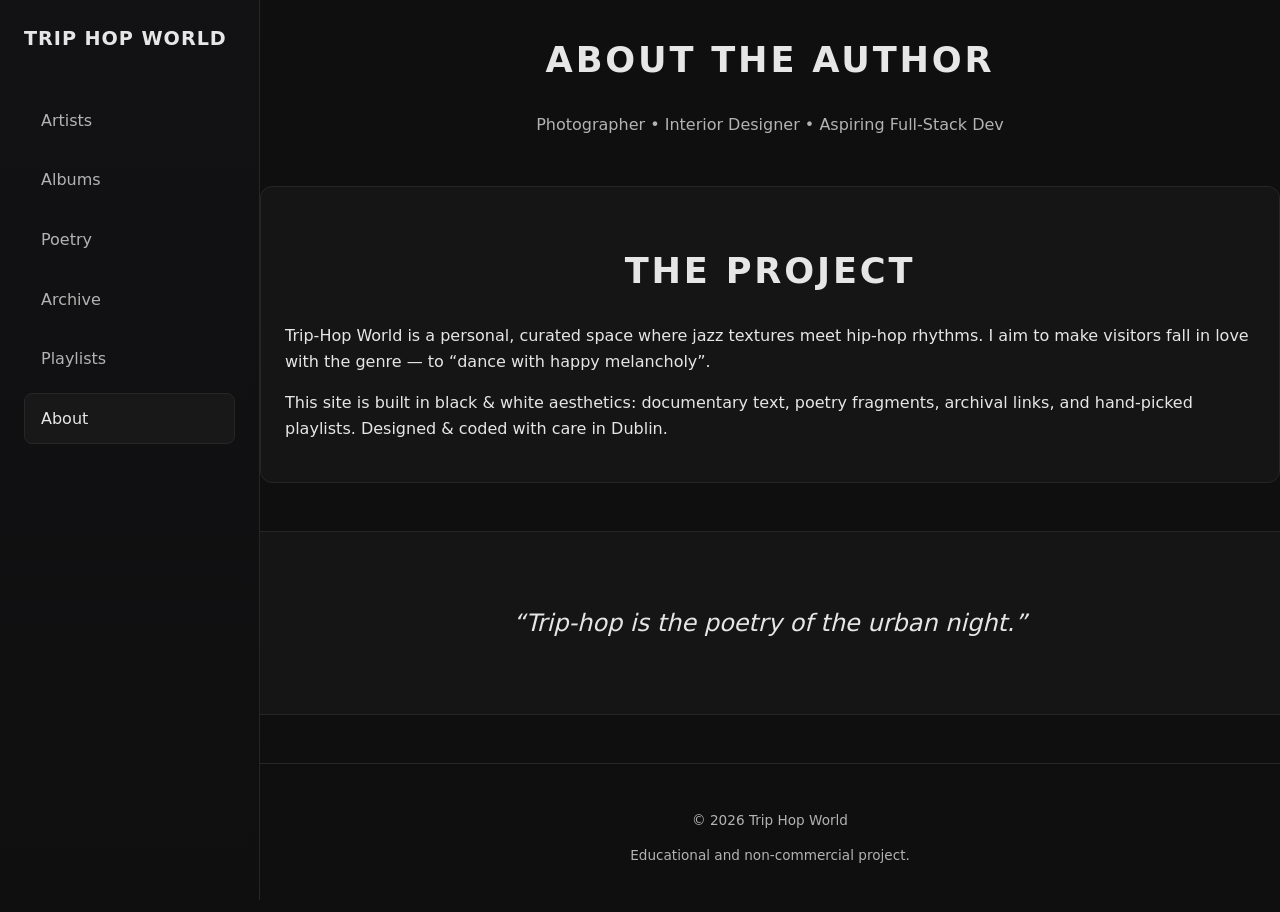
<file: pages/about.html>
<!DOCTYPE html>
<html lang="en">
  <head>
    <meta charset="UTF-8">
    <meta name="viewport" content="width=device-width, initial-scale=1.0">
    <title>Trip Hop World – About</title>
    <link rel="stylesheet" href="../assets/css/style.css">
  </head>
  <body>
    <div class="page">
      <aside class="nav" aria-label="Primary sidebar navigation">
        <a class="brand" href="../index.html">Trip Hop World</a>
        <nav aria-label="Main site links">
          <a href="artists.html">Artists</a>
          <a href="albums.html">Albums</a>
          <a href="poetry.html">Poetry</a>
          <a href="archive.html">Archive</a>
          <a href="playlists.html">Playlists</a>
          <a class="is-active" href="about.html" aria-current="page">About</a>
        </nav>
      </aside>

      <header class="topbar" aria-label="Mobile top navigation">
        <div class="wrap">
          <a class="brand" href="../index.html">Trip Hop World</a>
          <nav aria-label="Mobile site links">
            <a href="artists.html">Artists</a>
            <a href="albums.html">Albums</a>
            <a href="about.html" aria-current="page">About</a>
          </nav>
        </div>
      </header>

      <main class="content about">
        <section class="about-hero">
          <div class="wrap">
            <h1 class="section-title">About the Author</h1>
            <p class="muted">
              Photographer • Interior Designer • Aspiring Full-Stack Dev
            </p>
          </div>
        </section>

        <section class="bio card wrap">
          <h2 class="section-title">The Project</h2>
          <div class="bio-body">
            <p>
              Trip-Hop World is a personal, curated space where jazz textures
              meet hip-hop rhythms. I aim to make visitors fall in love with the
              genre — to “dance with happy melancholy”.
            </p>
            <p>
              This site is built in black &amp; white aesthetics: documentary
              text, poetry fragments, archival links, and hand-picked playlists.
              Designed &amp; coded with care in Dublin.
            </p>
          </div>
        </section>

        <section class="quote-strip">
          <div class="wrap">
            <blockquote>
              <p>“Trip-hop is the poetry of the urban night.”</p>
            </blockquote>
          </div>
        </section>

        <footer class="soft-footer" aria-label="Site note">
          <div class="wrap">
            <p>© 2026 Trip Hop World</p>
            <p>Educational and non-commercial project.</p>
          </div>
        </footer>
      </main>
    </div>
  </body>
</html>
</file>
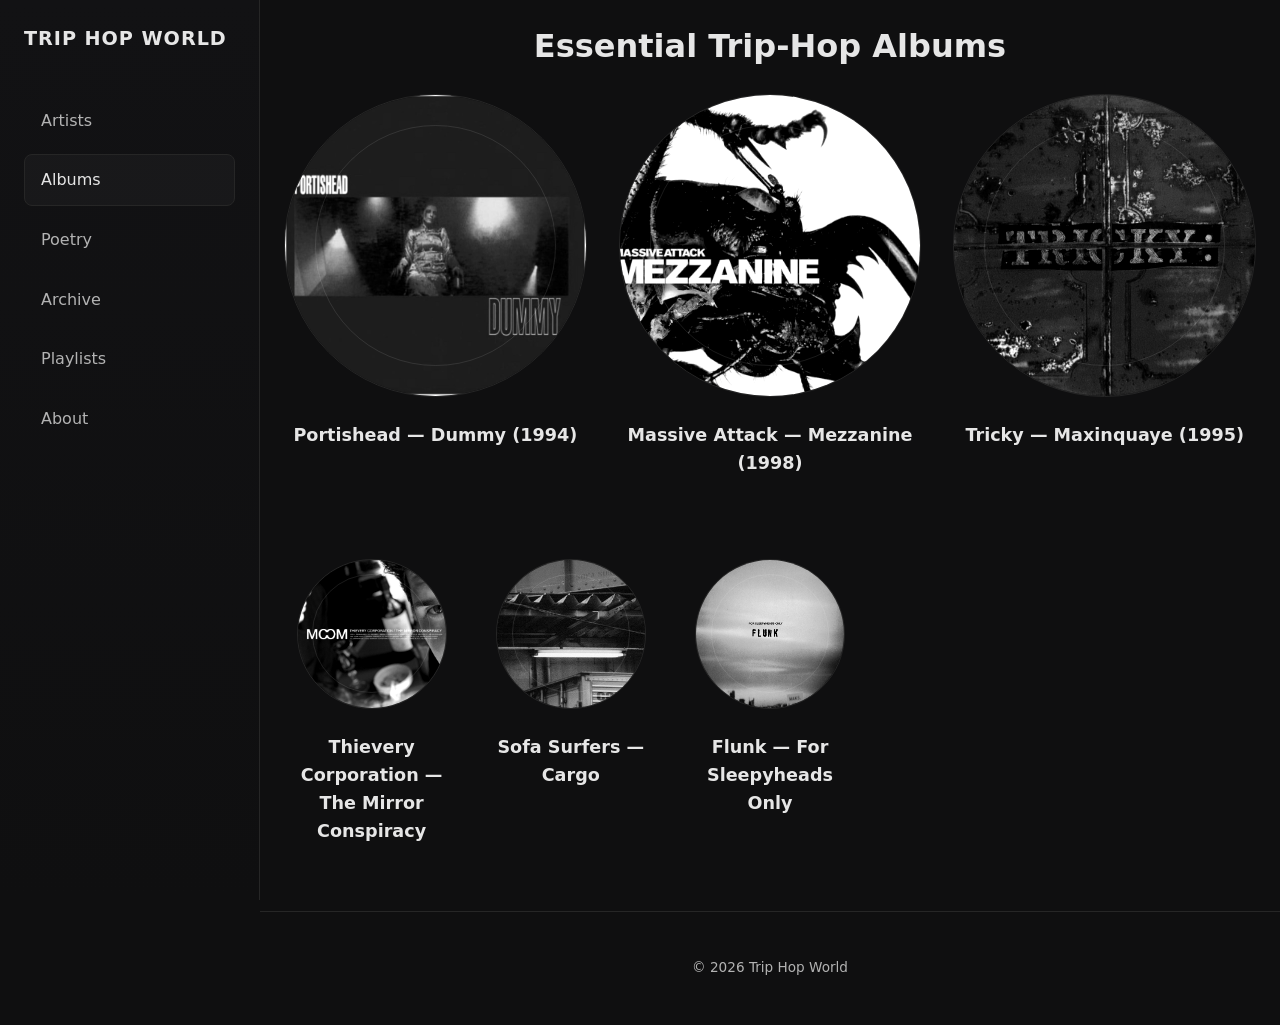
<file: pages/albums.html>
<!DOCTYPE html>
<html lang="en">
  <head>
    <meta charset="utf-8">
    <meta name="viewport" content="width=device-width, initial-scale=1">
    <title>Trip Hop World — Essential Albums</title>
    <link rel="stylesheet" href="../assets/css/style.css">
  </head>
  <body>
    <div class="page">
      <aside class="nav" aria-label="Primary sidebar navigation">
        <a class="brand" href="../index.html">Trip Hop World</a>
        <nav aria-label="Main site links">
          <a href="artists.html">Artists</a>
          <a class="is-active" href="albums.html" aria-current="page">Albums</a>
          <a href="poetry.html">Poetry</a>
          <a href="archive.html">Archive</a>
          <a href="playlists.html">Playlists</a>
          <a href="about.html">About</a>
        </nav>
      </aside>

      <header class="topbar" aria-label="Mobile top navigation">
        <div class="wrap">
          <a class="brand" href="../index.html">Trip Hop World</a>
          <nav aria-label="Mobile site links">
            <a href="artists.html">Artists</a>
            <a href="albums.html" aria-current="page">Albums</a>
            <a href="about.html">About</a>
          </nav>
        </div>
      </header>

      <main class="albums">
        <div class="wrap">
          <h1 class="center">Essential Trip-Hop Albums</h1>

          <section class="album-layout">
            <article class="album-card">
              <div class="vinyl vinyl-lg">
                <img
                  src="../assets/images/Portishead_dummy.jpg"
                  alt="Portishead - Dummy"
                >
              </div>
              <h3 class="album-title">Portishead — Dummy (1994)</h3>
            </article>
            <article class="album-card">
              <div class="vinyl vinyl-lg">
                <img
                  src="../assets/images/Massive_attack_mezzanine.jpg"
                  alt="Massive Attack - Mezzanine"
                >
              </div>
              <h3 class="album-title">Massive Attack — Mezzanine (1998)</h3>
            </article>
            <article class="album-card">
              <div class="vinyl vinyl-lg">
                <img
                  src="../assets/images/Tricky_Maxinquaye.jpg"
                  alt="Tricky - Maxinquaye"
                >
              </div>
              <h3 class="album-title">Tricky — Maxinquaye (1995)</h3>
            </article>
          </section>

          <section class="album-grid mini">
            <article class="album-card mini">
              <div class="vinyl vinyl-sm">
                <img
                  src="../assets/images/Thievery_Corporation_TheMirrorConspiracy.jpg"
                  alt="Thievery Corporation"
                >
              </div>
              <h3 class="album-title">
                Thievery Corporation — The Mirror Conspiracy
              </h3>
            </article>
            <article class="album-card mini">
              <div class="vinyl vinyl-sm">
                <img
                  src="../assets/images/Sofa_Surfers_Cargo.jpg"
                  alt="Sofa Surfers - Cargo"
                >
              </div>
              <h3 class="album-title">Sofa Surfers — Cargo</h3>
            </article>
            <article class="album-card mini">
              <div class="vinyl vinyl-sm">
                <img
                  src="../assets/images/Flunk_ForSleepHeadsOnly.jpg"
                  alt="Flunk"
                >
              </div>
              <h3 class="album-title">Flunk — For Sleepyheads Only</h3>
            </article>
          </section>
        </div>

        <footer class="soft-footer" aria-label="Site note">
          <div class="wrap">
            <p>© 2026 Trip Hop World</p>
          </div>
        </footer>
      </main>
    </div>
  </body>
</html>
</file>
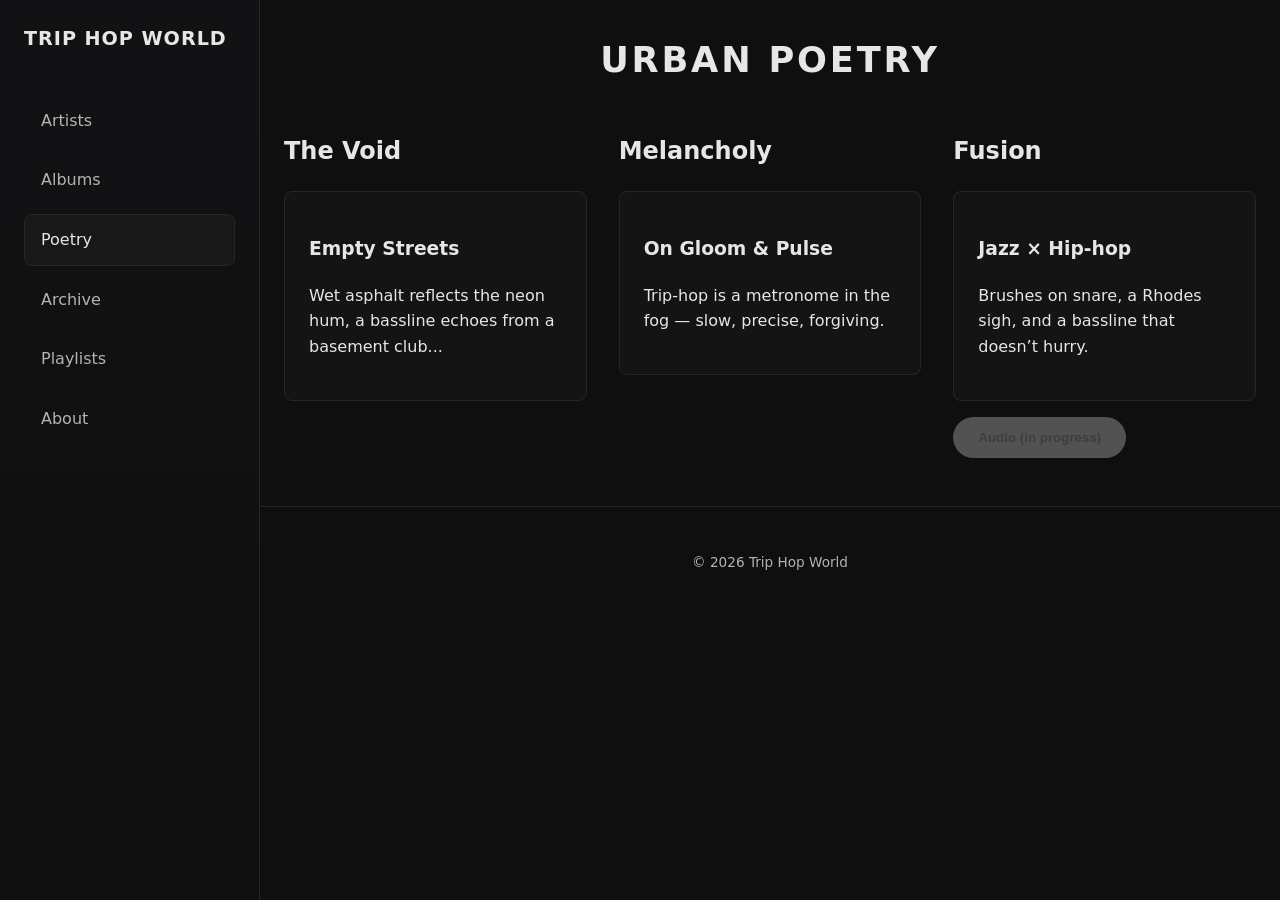
<file: pages/poetry.html>
<!DOCTYPE html>
<html lang="en">
  <head>
    <meta charset="utf-8">
    <meta name="viewport" content="width=device-width, initial-scale=1">
    <title>Trip Hop World — Poetry</title>
    <link rel="stylesheet" href="../assets/css/style.css">
  </head>
  <body>
    <div class="page">
      <aside class="nav" aria-label="Primary sidebar navigation">
        <a class="brand" href="../index.html">Trip Hop World</a>
        <nav aria-label="Main site links">
          <a href="artists.html">Artists</a>
          <a href="albums.html">Albums</a>
          <a class="is-active" href="poetry.html" aria-current="page">Poetry</a>
          <a href="archive.html">Archive</a>
          <a href="playlists.html">Playlists</a>
          <a href="about.html">About</a>
        </nav>
      </aside>

      <header class="topbar" aria-label="Mobile top navigation">
        <div class="wrap">
          <a class="brand" href="../index.html">Trip Hop World</a>
          <nav aria-label="Mobile site links">
            <a href="artists.html">Artists</a>
            <a href="poetry.html" aria-current="page">Poetry</a>
            <a href="about.html">About</a>
          </nav>
        </div>
      </header>

      <main class="content poetry">
        <div class="wrap">
          <h1 class="section-title">Urban Poetry</h1>

          <div class="poetry-grid">
            <article class="poetry-col">
              <h2>The Void</h2>
              <div class="poem-card">
                <h3>Empty Streets</h3>
                <p>
                  Wet asphalt reflects the neon hum, a bassline echoes from a
                  basement club...
                </p>
              </div>
            </article>

            <article class="poetry-col">
              <h2>Melancholy</h2>
              <div class="poem-card">
                <h3>On Gloom &amp; Pulse</h3>
                <p>
                  Trip-hop is a metronome in the fog — slow, precise, forgiving.
                </p>
              </div>
            </article>

            <article class="poetry-col">
              <h2>Fusion</h2>
              <div class="poem-card">
                <h3>Jazz × Hip-hop</h3>
                <p>
                  Brushes on snare, a Rhodes sigh, and a bassline that doesn’t
                  hurry.
                </p>
              </div>
              <button type="button" class="btn btn-disabled" disabled>
                Audio (in progress)
              </button>
            </article>
          </div>
        </div>

        <footer class="soft-footer" aria-label="Site note">
          <div class="wrap">
            <p>© 2026 Trip Hop World</p>
          </div>
        </footer>
      </main>
    </div>
  </body>
</html>
</file>
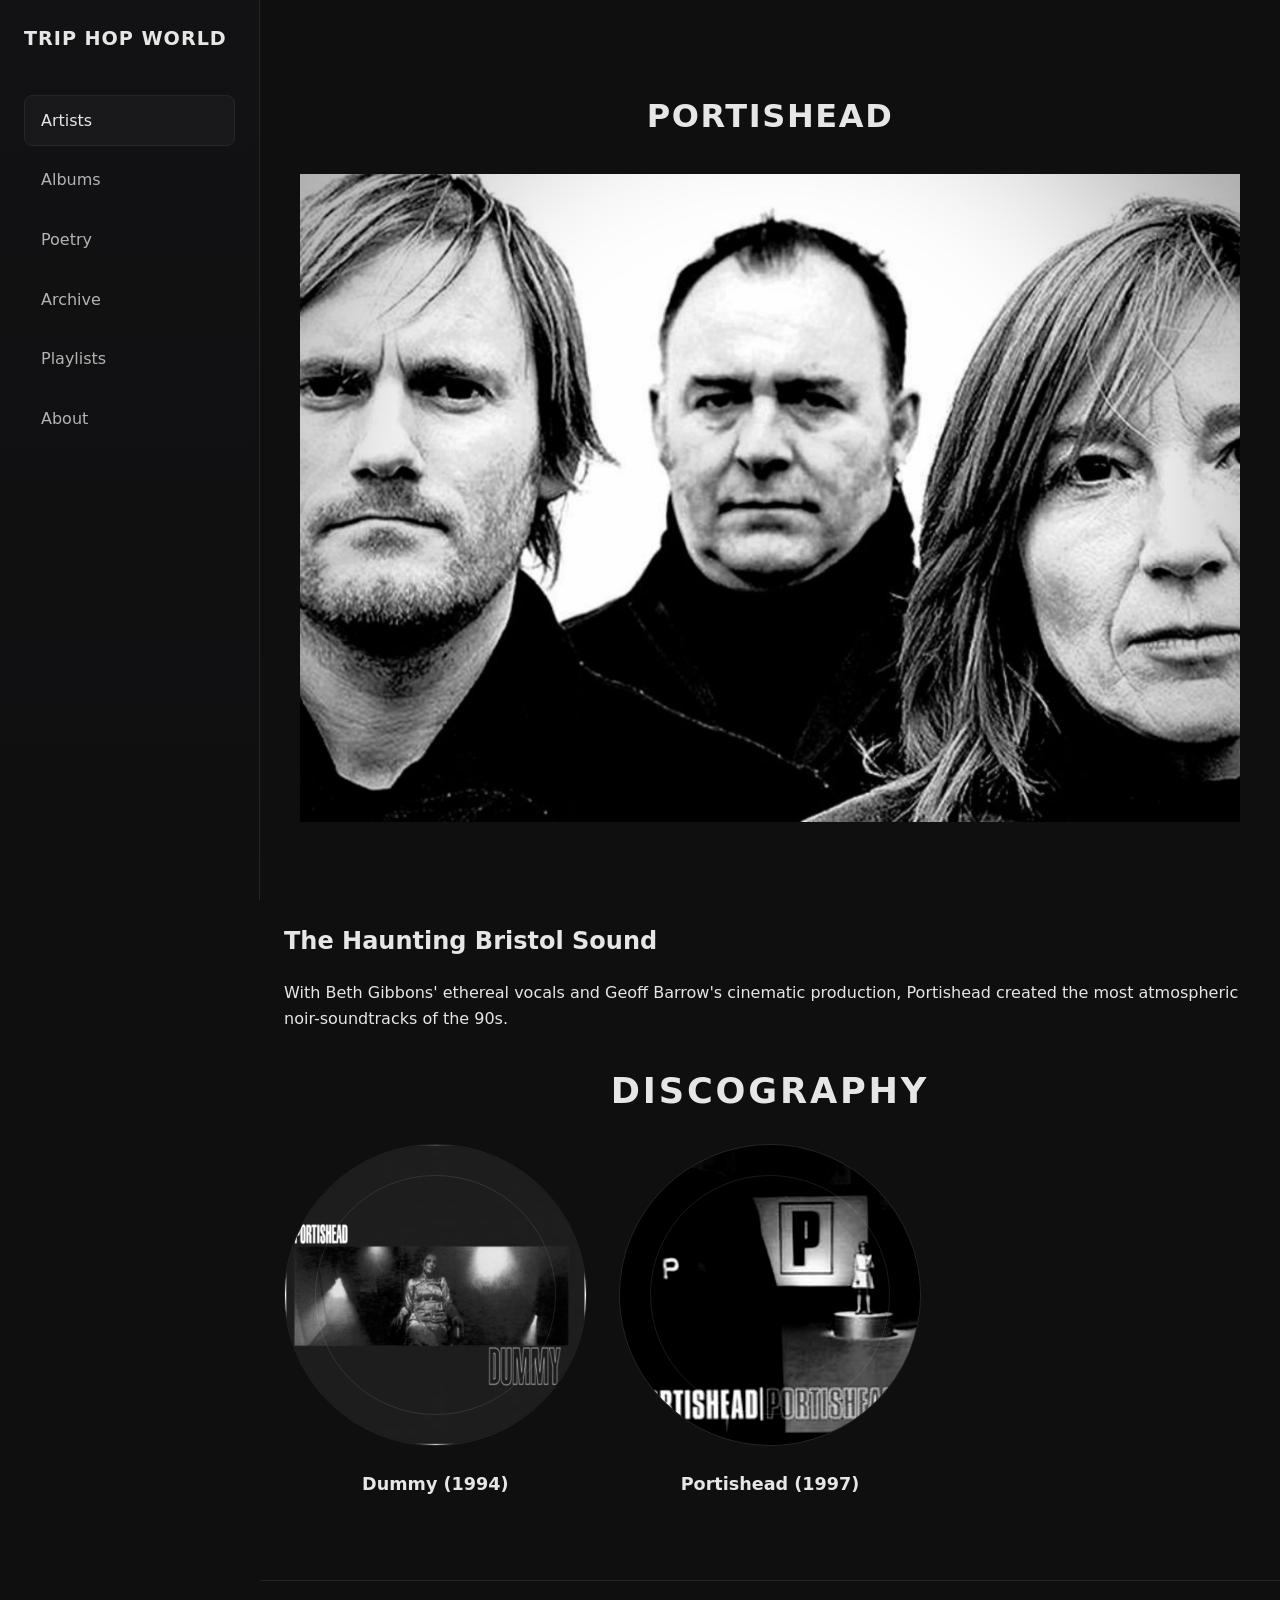
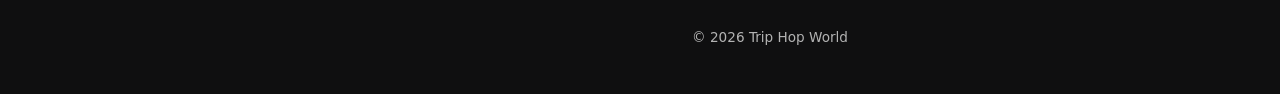
<file: pages/portishead.html>
<!DOCTYPE html>
<html lang="en">
  <head>
    <meta charset="UTF-8">
    <meta name="viewport" content="width=device-width, initial-scale=1.0">
    <title>Trip Hop World – Portishead</title>
    <link rel="stylesheet" href="../assets/css/style.css">
  </head>
  <body>
    <div class="page">
      <aside class="nav" aria-label="Primary sidebar navigation">
        <a class="brand" href="../index.html">Trip Hop World</a>
        <nav aria-label="Main site links">
          <a class="is-active" href="artists.html">Artists</a>
          <a href="albums.html">Albums</a>
          <a href="poetry.html">Poetry</a>
          <a href="archive.html">Archive</a>
          <a href="playlists.html">Playlists</a>
          <a href="about.html">About</a>
        </nav>
      </aside>

      <header class="topbar" aria-label="Mobile top navigation">
        <div class="wrap">
          <a class="brand" href="../index.html">Trip Hop World</a>
          <nav aria-label="Mobile site links">
            <a href="artists.html">Artists</a><a href="albums.html">Albums</a>
          </nav>
        </div>
      </header>

      <main class="content artist-profile">
        <section class="featured">
          <h1 class="featured-title">PORTISHEAD</h1>
          <figure class="featured-card">
            <img
              src="../assets/images/portishead_band.jpg"
              alt="Portishead"
              loading="lazy"
            >
          </figure>
        </section>

        <section class="bio wrap">
          <h2>The Haunting Bristol Sound</h2>
          <p>
            With Beth Gibbons' ethereal vocals and Geoff Barrow's cinematic
            production, Portishead created the most atmospheric noir-soundtracks
            of the 90s.
          </p>
        </section>

        <section class="discography wrap">
          <h2 class="section-title">Discography</h2>
          <div class="album-layout">
            <article class="album-card">
              <div class="vinyl vinyl-lg">
                <img src="../assets/images/Portishead_dummy.jpg" alt="Dummy">
              </div>
              <h3 class="album-title">Dummy (1994)</h3>
            </article>
            <article class="album-card">
              <div class="vinyl vinyl-lg">
                <img
                  src="../assets/images/Portishead_portishead.jpg"
                  alt="Self-titled"
                >
              </div>
              <h3 class="album-title">Portishead (1997)</h3>
            </article>
          </div>
        </section>

        <footer class="soft-footer" aria-label="Site note">
          <div class="wrap"><p>© 2026 Trip Hop World</p></div>
        </footer>
      </main>
    </div>
  </body>
</html>
</file>
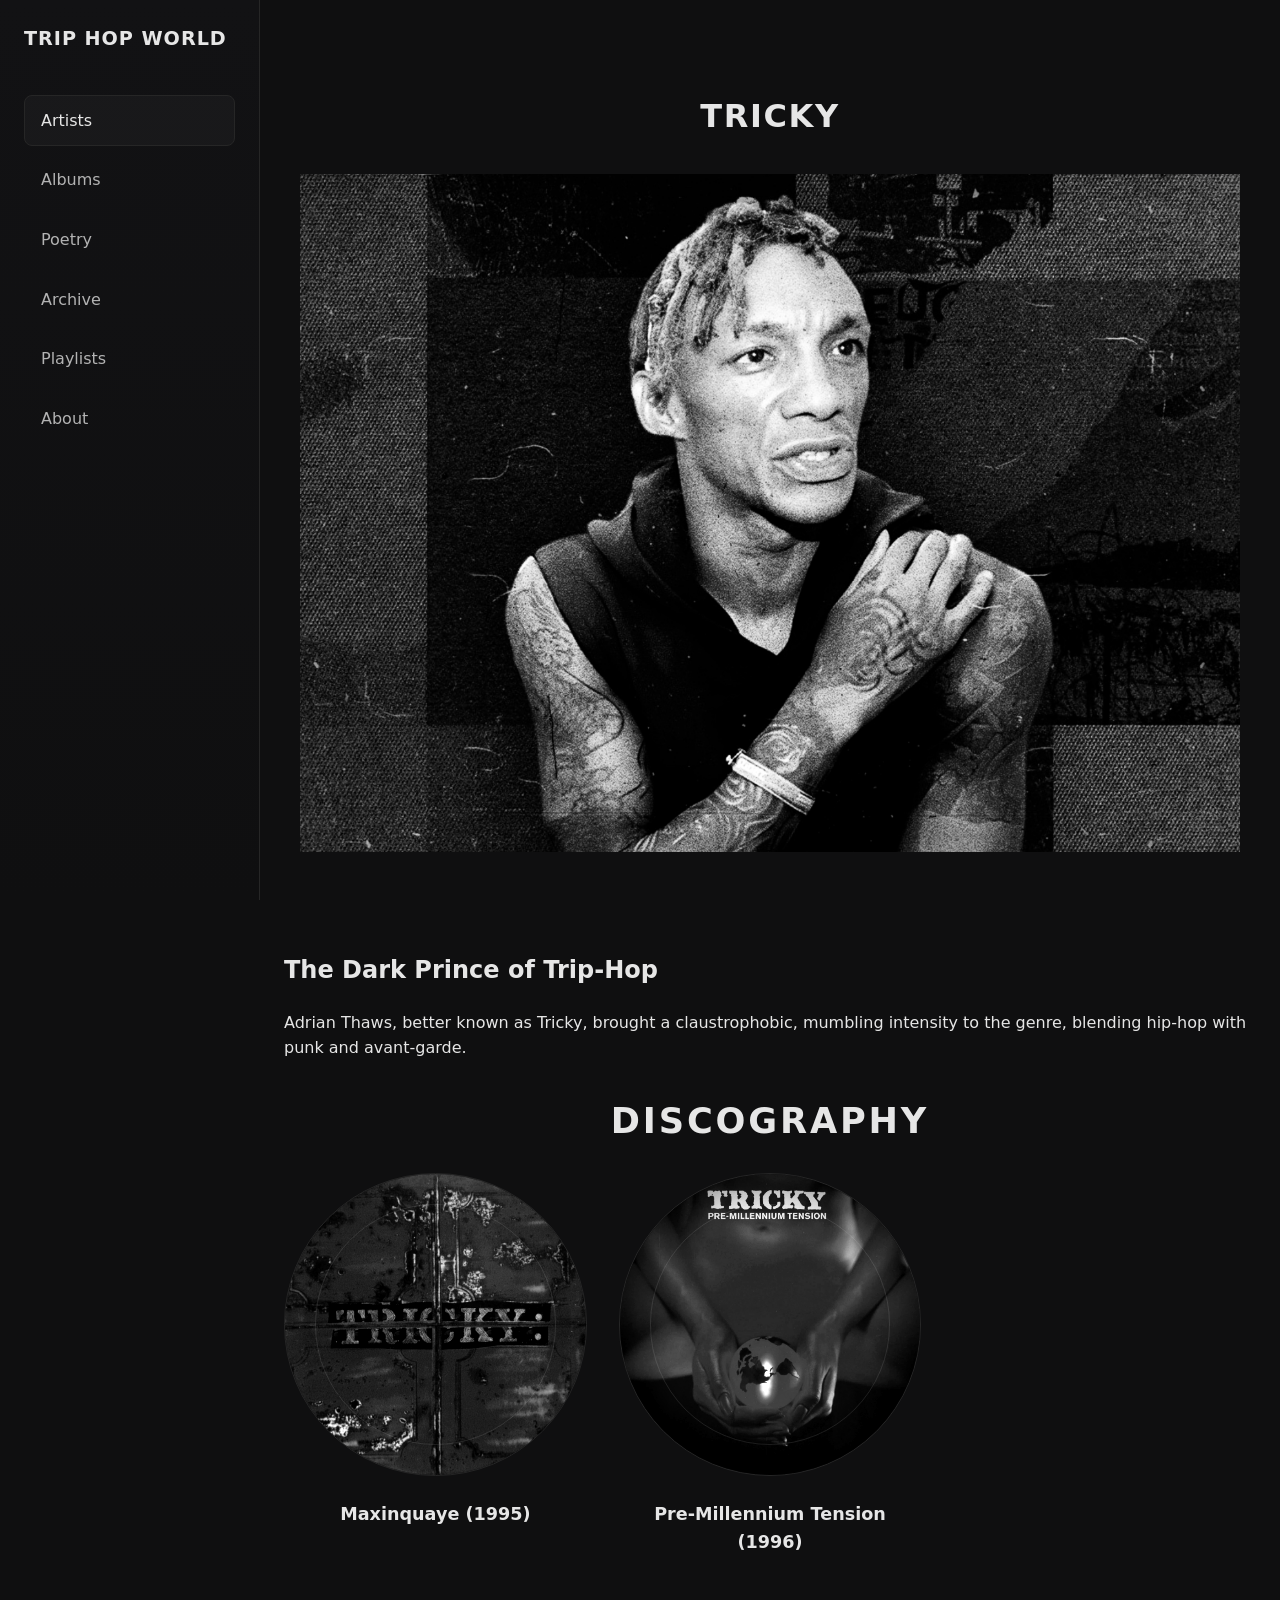
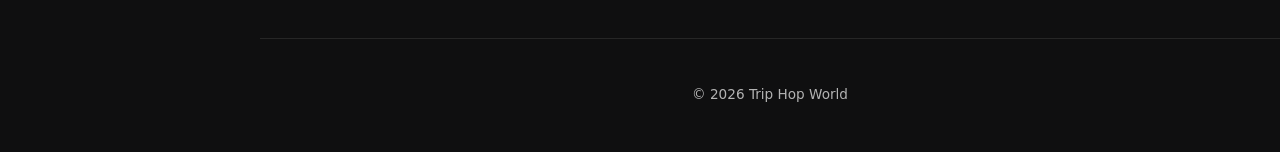
<file: pages/tricky.html>
<!DOCTYPE html>
<html lang="en">
  <head>
    <meta charset="UTF-8">
    <meta name="viewport" content="width=device-width, initial-scale=1.0">
    <title>Trip Hop World – Tricky</title>
    <link rel="stylesheet" href="../assets/css/style.css">
  </head>
  <body>
    <div class="page">
      <aside class="nav" aria-label="Primary sidebar navigation">
        <a class="brand" href="../index.html">Trip Hop World</a>
        <nav aria-label="Main site links">
          <a class="is-active" href="artists.html">Artists</a>
          <a href="albums.html">Albums</a>
          <a href="poetry.html">Poetry</a>
          <a href="archive.html">Archive</a>
          <a href="playlists.html">Playlists</a>
          <a href="about.html">About</a>
        </nav>
      </aside>

      <header class="topbar" aria-label="Mobile top navigation">
        <div class="wrap">
          <a class="brand" href="../index.html">Trip Hop World</a>
          <nav aria-label="Mobile site links">
            <a href="artists.html">Artists</a><a href="albums.html">Albums</a>
          </nav>
        </div>
      </header>

      <main class="content artist-profile">
        <section class="featured">
          <h1 class="featured-title">TRICKY</h1>
          <figure class="featured-card">
            <img
              src="../assets/images/Tricky.jpg"
              alt="Tricky"
              loading="lazy"
            >
          </figure>
        </section>

        <section class="bio wrap">
          <h2>The Dark Prince of Trip-Hop</h2>
          <p>
            Adrian Thaws, better known as Tricky, brought a claustrophobic,
            mumbling intensity to the genre, blending hip-hop with punk and
            avant-garde.
          </p>
        </section>

        <section class="discography wrap">
          <h2 class="section-title">Discography</h2>
          <div class="album-layout">
            <article class="album-card">
              <div class="vinyl vinyl-lg">
                <img
                  src="../assets/images/Tricky_Maxinquaye.jpg"
                  alt="Maxinquaye"
                >
              </div>
              <h3 class="album-title">Maxinquaye (1995)</h3>
            </article>
            <article class="album-card">
              <div class="vinyl vinyl-lg">
                <img
                  src="../assets/images/Tricky_pre_millenium.jpg"
                  alt="Pre-Millennium Tension"
                >
              </div>
              <h3 class="album-title">Pre-Millennium Tension (1996)</h3>
            </article>
          </div>
        </section>

        <footer class="soft-footer" aria-label="Site note">
          <div class="wrap"><p>© 2026 Trip Hop World</p></div>
        </footer>
      </main>
    </div>
  </body>
</html>
</file>
<file: assets/css/style.css>
/* =========================================================
   Trip-Hop World — style.css 
   Architecture: Modern CSS Grid, Flexbox, Semantic Variables
   Aesthetic: Minimalist, B&W, High Contrast
   ========================================================= */

/* ---------- 0) Variables & Reset ---------- */
:root {
  --bg: #0f0f10;
  --panel: #151516;
  --ink: #e6e6e6;
  --muted: #b3b3b3;
  --line: #262626;
  --accent: #8b7bd3;
  --maxw: 1200px;
}

* {
  box-sizing: border-box;
}

html,
body {
  margin: 0;
  padding: 0;
  background: var(--bg);
  color: var(--ink);
  font-family:
    "Montserrat",
    system-ui,
    -apple-system,
    sans-serif;
  line-height: 1.6;
}

a {
  color: inherit;
  text-decoration: none;
  transition: color 0.2s ease;
}

img,
video {
  display: block;
  max-width: 100%;
  height: auto;
}

/* ---------- 1) Base & Utilities ---------- */
.wrap {
  max-width: var(--maxw);
  margin: 0 auto;
  padding: 0 1.5rem;
}

.center {
  text-align: center;
}

.muted {
  color: var(--muted);
}

.section-title {
  text-align: center;
  font-size: 2.2rem;
  font-weight: 700;
  letter-spacing: 0.08em;
  margin: 2rem 0 1.5rem;
  text-transform: uppercase;
}

/* ---------- 2) Global Layout (Grid) ---------- */
.page {
  display: grid;
  grid-template-columns: 260px 1fr;
  min-height: 100vh;
}

/* Sidebar */
aside.nav {
  position: sticky;
  top: 0;
  height: 100vh;
  background: linear-gradient(180deg, #121214, #0f0f10);
  border-right: 1px solid var(--line);
  padding: 1.5rem;
  display: flex;
  flex-direction: column;
}

aside.nav .brand {
  font-weight: 700;
  font-size: 1.2rem;
  letter-spacing: 0.05em;
  margin-bottom: 2rem;
  text-transform: uppercase;
}

aside.nav nav a {
  display: block;
  padding: 0.75rem 1rem;
  margin: 0.5rem 0;
  border: 1px solid transparent;
  border-radius: 8px;
  color: var(--muted);
  transition: all 0.2s ease;
}

aside.nav nav a:hover,
aside.nav nav a.is-active {
  color: var(--ink);
  border-color: var(--line);
  background: rgba(255, 255, 255, 0.03);
}

/* Mobile Topbar */
.topbar {
  display: none;
  background: #111;
  border-bottom: 1px solid var(--line);
  position: sticky;
  top: 0;
  z-index: 50;
}

.topbar .wrap {
  display: flex;
  justify-content: space-between;
  align-items: center;
  padding: 1rem 1.5rem;
}

.topbar .brand {
  font-weight: 700;
  text-transform: uppercase;
}

.topbar nav {
  display: flex;
  gap: 1rem;
}

.topbar nav a.is-active {
  color: #fff;
  border-bottom: 1px solid #fff;
}

/* Footer */
.soft-footer {
  border-top: 1px solid var(--line);
  padding: 2rem 0;
  text-align: center;
  color: var(--muted);
  font-size: 0.85rem;
  margin-top: 3rem;
}

/* ---------- 3) UI Components ---------- */
/* Buttons */
.btn {
  display: inline-flex;
  align-items: center;
  justify-content: center;
  padding: 0.75rem 1.5rem;
  border-radius: 99px;
  font-weight: 600;
  cursor: pointer;
  transition: all 0.2s ease;
  border: 1px solid transparent;
}

.btn-primary {
  background: var(--ink);
  color: var(--bg);
}

.btn-primary:hover {
  background: #fff;
  transform: translateY(-2px);
  box-shadow: 0 4px 12px rgba(255, 255, 255, 0.1);
}

.btn-secondary {
  background: transparent;
  color: var(--ink);
  border-color: var(--line);
}

.btn-secondary:hover {
  background: rgba(255, 255, 255, 0.05);
}

/* Cards */
.card {
  background: var(--panel);
  border: 1px solid var(--line);
  border-radius: 12px;
  padding: 1.5rem;
}

/* Vinyl Discs */
.vinyl {
  position: relative;
  aspect-ratio: 1/1;
  border-radius: 50%;
  overflow: hidden;
  border: 1px solid var(--line);
  margin: 0 auto;
  transition:
    transform 0.3s ease,
    box-shadow 0.3s ease;
}

.vinyl img {
  position: absolute;
  inset: 0;
  width: 100%;
  height: 100%;
  object-fit: cover;
  filter: grayscale(100%) contrast(110%);
}

.vinyl::after {
  content: "";
  position: absolute;
  inset: 10%;
  border: 1px solid rgba(255, 255, 255, 0.1);
  border-radius: 50%;
  pointer-events: none;
}

.vinyl:hover {
  transform: rotate(5deg) scale(1.02);
  box-shadow: 0 10px 30px rgba(0, 0, 0, 0.5);
}

.vinyl-lg {
  width: min(100%, 320px);
}
.vinyl-sm {
  width: min(100%, 150px);
}

/* ---------- 4) Pages ---------- */

/* HOME: Hero */
.hero {
  position: relative;
  height: 100vh;
  display: flex;
  align-items: center;
  justify-content: center;
  overflow: hidden;
  border-bottom: 1px solid var(--line);
}

.hero-video {
  position: absolute;
  inset: 0;
  width: 100%;
  height: 100%;
  object-fit: cover;
  filter: grayscale(100%) brightness(0.6);
  z-index: 1;
}

.hero-overlay {
  position: absolute;
  inset: 0;
  background: linear-gradient(to top, var(--bg), transparent);
  z-index: 2;
}

.hero-text {
  position: relative;
  z-index: 3;
  text-align: center;
  padding: 0 1rem;
}

.site-title {
  font-size: clamp(3rem, 6vw, 6rem);
  font-weight: 800;
  text-transform: uppercase;
  margin: 0;
  letter-spacing: 0.05em;
}

.site-tagline {
  font-size: clamp(1rem, 2vw, 1.25rem);
  color: var(--muted);
  margin-bottom: 2rem;
  letter-spacing: 0.1em;
}

.hero-cta {
  display: flex;
  gap: 1rem;
  justify-content: center;
}

/* HOME: Featured Grid */
.featured {
  padding: 4rem 0;
}

.featured-title {
  text-align: center;
  font-size: 2rem;
  margin-bottom: 2rem;
  text-transform: uppercase;
  letter-spacing: 0.05em;
}

.featured-grid {
  display: grid;
  grid-template-columns: repeat(4, 1fr);
  gap: 1.5rem;
}

.feature-card {
  position: relative;
  border-radius: 12px;
  overflow: hidden;
  border: 1px solid var(--line);
  aspect-ratio: 3/4;
}

.feature-card img {
  width: 100%;
  height: 100%;
  object-fit: cover;
  filter: grayscale(100%) contrast(110%);
  transition:
    transform 0.4s ease,
    filter 0.4s ease;
}

.feature-card:hover img {
  transform: scale(1.05);
  filter: grayscale(40%) contrast(120%);
}

.card-overlay {
  position: absolute;
  inset: auto 0 0 0;
  padding: 2rem 1rem 1rem;
  background: linear-gradient(to top, rgba(0, 0, 0, 0.9), transparent);
  text-align: center;
}

.card-overlay h3 {
  margin: 0;
  font-weight: 700;
  letter-spacing: 0.05em;
}

/* ARTISTS PAGE */
.artists .featured-card img {
  border-radius: 12px;
  filter: grayscale(100%);
  border: 1px solid var(--line);
}

.core-icons,
.rep-grid {
  display: grid;
  gap: 1.5rem;
}

.core-icons {
  grid-template-columns: repeat(3, 1fr);
}
.rep-grid {
  grid-template-columns: repeat(5, 1fr);
}

.artist-card {
  text-align: center;
}

.artist-card img {
  border-radius: 8px;
  margin-bottom: 1rem;
  filter: grayscale(100%);
  border: 1px solid var(--line);
  transition: filter 0.3s ease;
}

.artist-card:hover img {
  filter: grayscale(0%);
}

/* ALBUMS PAGE */
.album-layout {
  display: grid;
  grid-template-columns: repeat(3, 1fr);
  gap: 3rem 2rem;
  margin-bottom: 4rem;
}

.album-grid.mini {
  display: grid;
  grid-template-columns: repeat(5, 1fr);
  gap: 1.5rem;
}

.album-card {
  text-align: center;
}

.album-title {
  margin-top: 1.5rem;
  font-size: 1.1rem;
}

/* ARCHIVE PAGE */
.video-grid {
  display: grid;
  grid-template-columns: repeat(3, 1fr);
  gap: 1.5rem;
}

.video-thumb {
  position: relative;
  aspect-ratio: 16/9;
  border-radius: 8px;
  overflow: hidden;
  border: 1px solid var(--line);
}

.video-thumb img {
  width: 100%;
  height: 100%;
  object-fit: cover;
}

/* POETRY PAGE */
.poetry-grid {
  display: grid;
  grid-template-columns: repeat(3, 1fr);
  gap: 2rem;
}

.poem-card {
  background: rgba(255, 255, 255, 0.02);
  border: 1px solid var(--line);
  padding: 1.5rem;
  border-radius: 8px;
  margin-bottom: 1rem;
}

/* PLAYLISTS PAGE */
.playlist-grid {
  display: grid;
  grid-template-columns: repeat(2, 1fr);
  gap: 2rem;
  max-width: 800px;
  margin: 0 auto;
}

/* ABOUT PAGE */
.about-hero {
  text-align: center;
  margin-bottom: 3rem;
}

.quote-strip {
  background: var(--panel);
  border-top: 1px solid var(--line);
  border-bottom: 1px solid var(--line);
  padding: 3rem 1rem;
  text-align: center;
  font-size: 1.5rem;
  font-style: italic;
  margin: 3rem 0;
}

/* ---------- 5) Media Queries ---------- */

/* Tablet (Max 1024px) */
@media (max-width: 1024px) {
  .page {
    grid-template-columns: 1fr;
  }
  aside.nav {
    display: none;
  }
  .topbar {
    display: block;
  }

  .featured-grid,
  .core-icons,
  .album-layout,
  .video-grid {
    grid-template-columns: repeat(2, 1fr);
  }

  .rep-grid,
  .album-grid.mini {
    grid-template-columns: repeat(3, 1fr);
  }

  .poetry-grid {
    grid-template-columns: 1fr;
  }
}

/* Mobile (Max 767px) */
@media (max-width: 767px) {
  .featured-grid,
  .core-icons,
  .rep-grid,
  .album-layout,
  .video-grid,
  .playlist-grid,
  .album-grid.mini {
    grid-template-columns: 1fr;
  }

  .hero {
    height: 70vh;
  }
  .hero-cta {
    flex-direction: column;
  }

  .topbar nav {
    display: none; /* Consider a hamburger menu later */
  }
}
</file>
